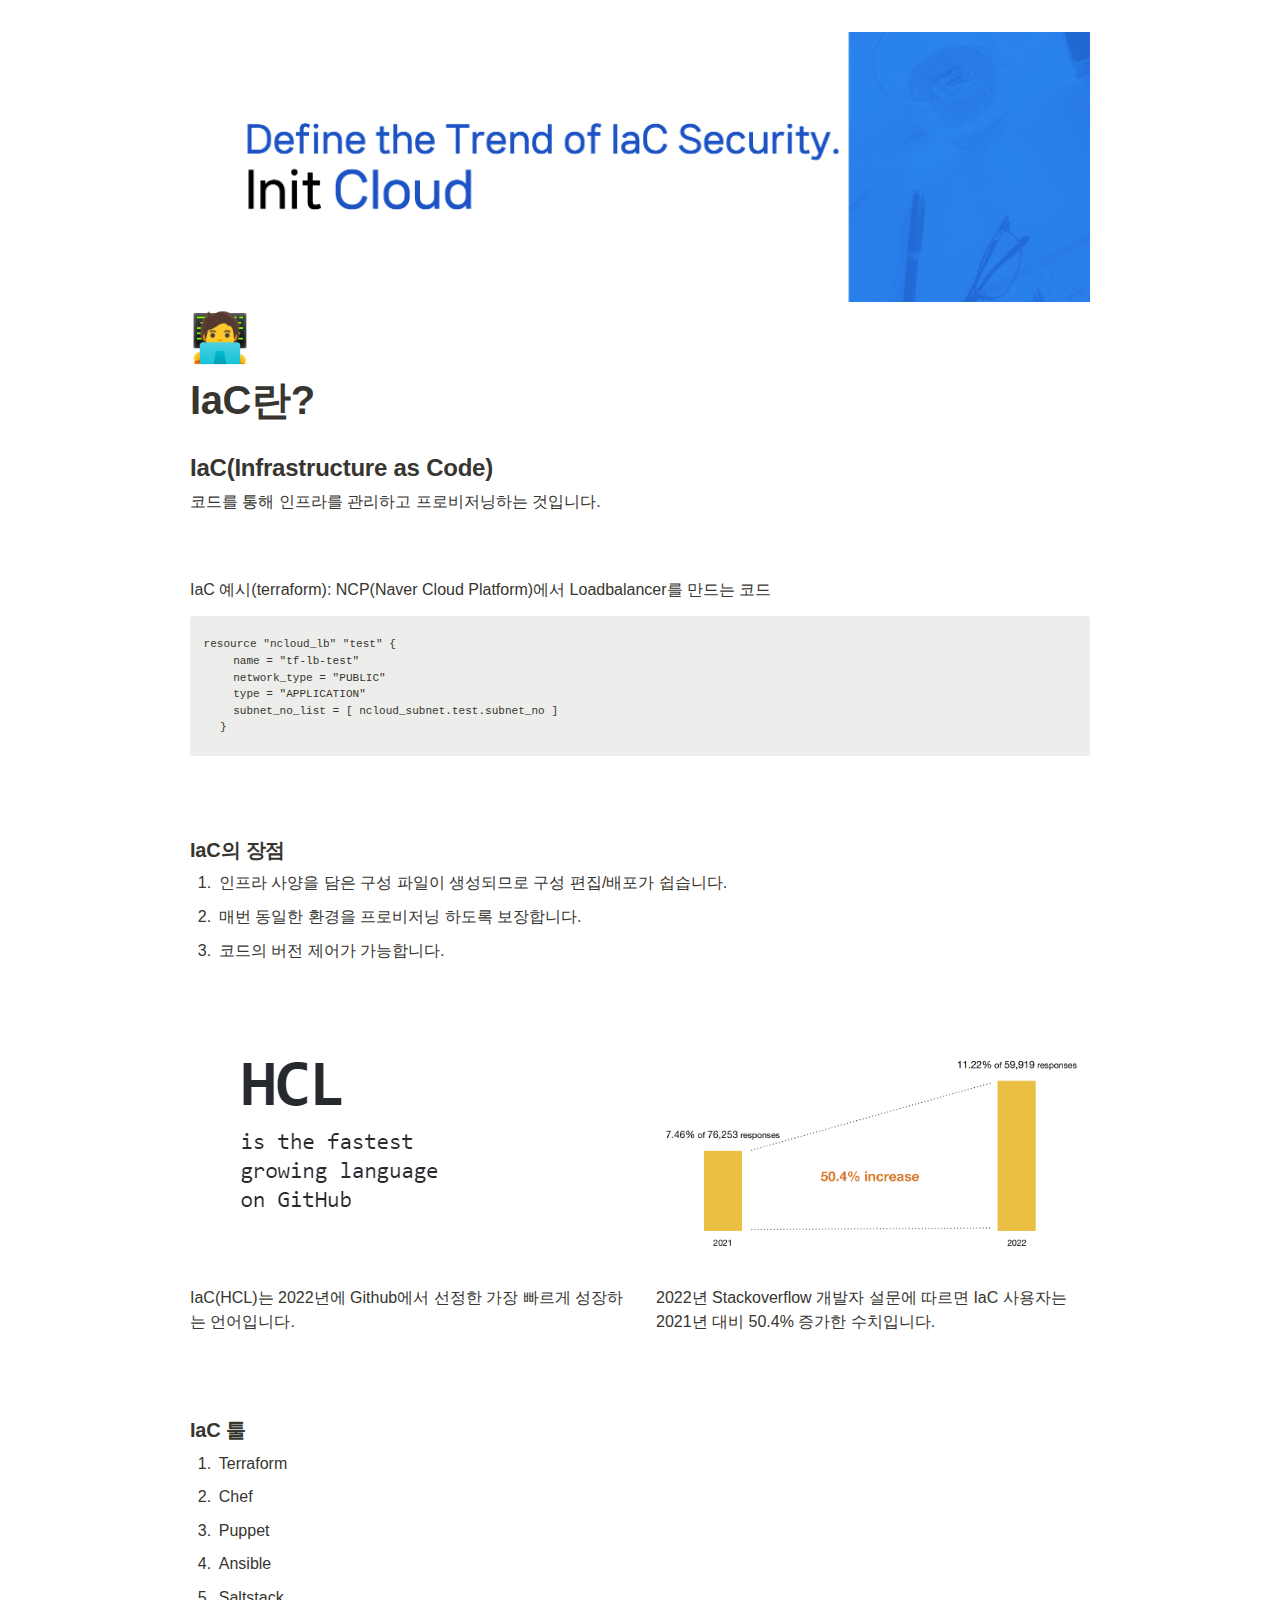
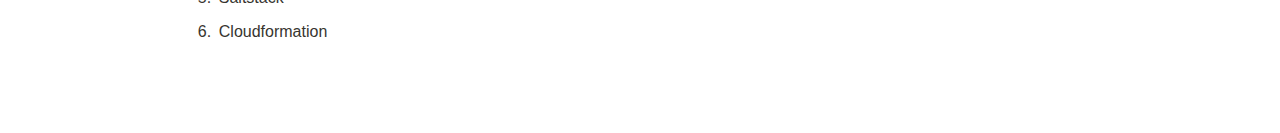
<file: introduce/iac.html>
<html><head><meta http-equiv="Content-Type" content="text/html; charset=utf-8"/><title>IaC란?</title><meta content="https://www.initcloud.works/introduce/static/landing.png" property="og:image"/><style>
	/* cspell:disable-file */
	/* webkit printing magic: print all background colors */
	html {
		-webkit-print-color-adjust: exact;
	}
	* {
		box-sizing: border-box;
		-webkit-print-color-adjust: exact;
	}
	
	html,
	body {
		margin: 0;
		padding: 0;
	}
	@media only screen {
		body {
			margin: 2em auto;
			max-width: 900px;
			color: rgb(55, 53, 47);
		}
	}
	
	body {
		line-height: 1.5;
		white-space: pre-wrap;
	}
	
	a,
	a.visited {
		color: inherit;
		text-decoration: underline;
	}
	
	.pdf-relative-link-path {
		font-size: 80%;
		color: #444;
	}
	
	h1,
	h2,
	h3 {
		letter-spacing: -0.01em;
		line-height: 1.2;
		font-weight: 600;
		margin-bottom: 0;
	}
	
	.page-title {
		font-size: 2.5rem;
		font-weight: 700;
		margin-top: 0;
		margin-bottom: 0.75em;
	}
	
	h1 {
		font-size: 1.875rem;
		margin-top: 1.875rem;
	}
	
	h2 {
		font-size: 1.5rem;
		margin-top: 1.5rem;
	}
	
	h3 {
		font-size: 1.25rem;
		margin-top: 1.25rem;
	}
	
	.source {
		border: 1px solid #ddd;
		border-radius: 3px;
		padding: 1.5em;
		word-break: break-all;
	}
	
	.callout {
		border-radius: 3px;
		padding: 1rem;
	}
	
	figure {
		margin: 1.25em 0;
		page-break-inside: avoid;
	}
	
	figcaption {
		opacity: 0.5;
		font-size: 85%;
		margin-top: 0.5em;
	}
	
	mark {
		background-color: transparent;
	}
	
	.indented {
		padding-left: 1.5em;
	}
	
	hr {
		background: transparent;
		display: block;
		width: 100%;
		height: 1px;
		visibility: visible;
		border: none;
		border-bottom: 1px solid rgba(55, 53, 47, 0.09);
	}
	
	img {
		max-width: 100%;
	}
	
	@media only print {
		img {
			max-height: 100vh;
			object-fit: contain;
		}
	}
	
	@page {
		margin: 1in;
	}
	
	.collection-content {
		font-size: 0.875rem;
	}
	
	.column-list {
		display: flex;
		justify-content: space-between;
	}
	
	.column {
		padding: 0 1em;
	}
	
	.column:first-child {
		padding-left: 0;
	}
	
	.column:last-child {
		padding-right: 0;
	}
	
	.table_of_contents-item {
		display: block;
		font-size: 0.875rem;
		line-height: 1.3;
		padding: 0.125rem;
	}
	
	.table_of_contents-indent-1 {
		margin-left: 1.5rem;
	}
	
	.table_of_contents-indent-2 {
		margin-left: 3rem;
	}
	
	.table_of_contents-indent-3 {
		margin-left: 4.5rem;
	}
	
	.table_of_contents-link {
		text-decoration: none;
		opacity: 0.7;
		border-bottom: 1px solid rgba(55, 53, 47, 0.18);
	}
	
	table,
	th,
	td {
		border: 1px solid rgba(55, 53, 47, 0.09);
		border-collapse: collapse;
	}
	
	table {
		border-left: none;
		border-right: none;
	}
	
	th,
	td {
		font-weight: normal;
		padding: 0.25em 0.5em;
		line-height: 1.5;
		min-height: 1.5em;
		text-align: left;
	}
	
	th {
		color: rgba(55, 53, 47, 0.6);
	}
	
	ol,
	ul {
		margin: 0;
		margin-block-start: 0.6em;
		margin-block-end: 0.6em;
	}
	
	li > ol:first-child,
	li > ul:first-child {
		margin-block-start: 0.6em;
	}
	
	ul > li {
		list-style: disc;
	}
	
	ul.to-do-list {
		text-indent: -1.7em;
	}
	
	ul.to-do-list > li {
		list-style: none;
	}
	
	.to-do-children-checked {
		text-decoration: line-through;
		opacity: 0.375;
	}
	
	ul.toggle > li {
		list-style: none;
	}
	
	ul {
		padding-inline-start: 1.7em;
	}
	
	ul > li {
		padding-left: 0.1em;
	}
	
	ol {
		padding-inline-start: 1.6em;
	}
	
	ol > li {
		padding-left: 0.2em;
	}
	
	.mono ol {
		padding-inline-start: 2em;
	}
	
	.mono ol > li {
		text-indent: -0.4em;
	}
	
	.toggle {
		padding-inline-start: 0em;
		list-style-type: none;
	}
	
	/* Indent toggle children */
	.toggle > li > details {
		padding-left: 1.7em;
	}
	
	.toggle > li > details > summary {
		margin-left: -1.1em;
	}
	
	.selected-value {
		display: inline-block;
		padding: 0 0.5em;
		background: rgba(206, 205, 202, 0.5);
		border-radius: 3px;
		margin-right: 0.5em;
		margin-top: 0.3em;
		margin-bottom: 0.3em;
		white-space: nowrap;
	}
	
	.collection-title {
		display: inline-block;
		margin-right: 1em;
	}
	
	.simple-table {
		margin-top: 1em;
		font-size: 0.875rem;
		empty-cells: show;
	}
	.simple-table td {
		height: 29px;
		min-width: 120px;
	}
	
	.simple-table th {
		height: 29px;
		min-width: 120px;
	}
	
	.simple-table-header-color {
		background: rgb(247, 246, 243);
		color: black;
	}
	.simple-table-header {
		font-weight: 500;
	}
	
	time {
		opacity: 0.5;
	}
	
	.icon {
		display: inline-block;
		max-width: 1.2em;
		max-height: 1.2em;
		text-decoration: none;
		vertical-align: text-bottom;
		margin-right: 0.5em;
	}
	
	img.icon {
		border-radius: 3px;
	}
	
	.user-icon {
		width: 1.5em;
		height: 1.5em;
		border-radius: 100%;
		margin-right: 0.5rem;
	}
	
	.user-icon-inner {
		font-size: 0.8em;
	}
	
	.text-icon {
		border: 1px solid #000;
		text-align: center;
	}
	
	.page-cover-image {
		display: block;
		object-fit: cover;
		width: 100%;
		max-height: 30vh;
	}
	
	.page-header-icon {
		font-size: 3rem;
		margin-bottom: 1rem;
	}
	
	.page-header-icon-with-cover {
		margin-top: -0.72em;
		margin-left: 0.07em;
	}
	
	.page-header-icon img {
		border-radius: 3px;
	}
	
	.link-to-page {
		margin: 1em 0;
		padding: 0;
		border: none;
		font-weight: 500;
	}
	
	p > .user {
		opacity: 0.5;
	}
	
	td > .user,
	td > time {
		white-space: nowrap;
	}
	
	input[type="checkbox"] {
		transform: scale(1.5);
		margin-right: 0.6em;
		vertical-align: middle;
	}
	
	p {
		margin-top: 0.5em;
		margin-bottom: 0.5em;
	}
	
	.image {
		border: none;
		margin: 1.5em 0;
		padding: 0;
		border-radius: 0;
		text-align: center;
	}
	
	.code,
	code {
		background: rgba(135, 131, 120, 0.15);
		border-radius: 3px;
		padding: 0.2em 0.4em;
		border-radius: 3px;
		font-size: 85%;
		tab-size: 2;
	}
	
	code {
		color: #eb5757;
	}
	
	.code {
		padding: 1.5em 1em;
	}
	
	.code-wrap {
		white-space: pre-wrap;
		word-break: break-all;
	}
	
	.code > code {
		background: none;
		padding: 0;
		font-size: 100%;
		color: inherit;
	}
	
	blockquote {
		font-size: 1.25em;
		margin: 1em 0;
		padding-left: 1em;
		border-left: 3px solid rgb(55, 53, 47);
	}
	
	.bookmark {
		text-decoration: none;
		max-height: 8em;
		padding: 0;
		display: flex;
		width: 100%;
		align-items: stretch;
	}
	
	.bookmark-title {
		font-size: 0.85em;
		overflow: hidden;
		text-overflow: ellipsis;
		height: 1.75em;
		white-space: nowrap;
	}
	
	.bookmark-text {
		display: flex;
		flex-direction: column;
	}
	
	.bookmark-info {
		flex: 4 1 180px;
		padding: 12px 14px 14px;
		display: flex;
		flex-direction: column;
		justify-content: space-between;
	}
	
	.bookmark-image {
		width: 33%;
		flex: 1 1 180px;
		display: block;
		position: relative;
		object-fit: cover;
		border-radius: 1px;
	}
	
	.bookmark-description {
		color: rgba(55, 53, 47, 0.6);
		font-size: 0.75em;
		overflow: hidden;
		max-height: 4.5em;
		word-break: break-word;
	}
	
	.bookmark-href {
		font-size: 0.75em;
		margin-top: 0.25em;
	}
	
	.sans { font-family: ui-sans-serif, -apple-system, BlinkMacSystemFont, "Segoe UI", Helvetica, "Apple Color Emoji", Arial, sans-serif, "Segoe UI Emoji", "Segoe UI Symbol"; }
	.code { font-family: "SFMono-Regular", Menlo, Consolas, "PT Mono", "Liberation Mono", Courier, monospace; }
	.serif { font-family: Lyon-Text, Georgia, ui-serif, serif; }
	.mono { font-family: iawriter-mono, Nitti, Menlo, Courier, monospace; }
	.pdf .sans { font-family: Inter, ui-sans-serif, -apple-system, BlinkMacSystemFont, "Segoe UI", Helvetica, "Apple Color Emoji", Arial, sans-serif, "Segoe UI Emoji", "Segoe UI Symbol", 'Twemoji', 'Noto Color Emoji', 'Noto Sans CJK JP'; }
	.pdf:lang(zh-CN) .sans { font-family: Inter, ui-sans-serif, -apple-system, BlinkMacSystemFont, "Segoe UI", Helvetica, "Apple Color Emoji", Arial, sans-serif, "Segoe UI Emoji", "Segoe UI Symbol", 'Twemoji', 'Noto Color Emoji', 'Noto Sans CJK SC'; }
	.pdf:lang(zh-TW) .sans { font-family: Inter, ui-sans-serif, -apple-system, BlinkMacSystemFont, "Segoe UI", Helvetica, "Apple Color Emoji", Arial, sans-serif, "Segoe UI Emoji", "Segoe UI Symbol", 'Twemoji', 'Noto Color Emoji', 'Noto Sans CJK TC'; }
	.pdf:lang(ko-KR) .sans { font-family: Inter, ui-sans-serif, -apple-system, BlinkMacSystemFont, "Segoe UI", Helvetica, "Apple Color Emoji", Arial, sans-serif, "Segoe UI Emoji", "Segoe UI Symbol", 'Twemoji', 'Noto Color Emoji', 'Noto Sans CJK KR'; }
	.pdf .code { font-family: Source Code Pro, "SFMono-Regular", Menlo, Consolas, "PT Mono", "Liberation Mono", Courier, monospace, 'Twemoji', 'Noto Color Emoji', 'Noto Sans Mono CJK JP'; }
	.pdf:lang(zh-CN) .code { font-family: Source Code Pro, "SFMono-Regular", Menlo, Consolas, "PT Mono", "Liberation Mono", Courier, monospace, 'Twemoji', 'Noto Color Emoji', 'Noto Sans Mono CJK SC'; }
	.pdf:lang(zh-TW) .code { font-family: Source Code Pro, "SFMono-Regular", Menlo, Consolas, "PT Mono", "Liberation Mono", Courier, monospace, 'Twemoji', 'Noto Color Emoji', 'Noto Sans Mono CJK TC'; }
	.pdf:lang(ko-KR) .code { font-family: Source Code Pro, "SFMono-Regular", Menlo, Consolas, "PT Mono", "Liberation Mono", Courier, monospace, 'Twemoji', 'Noto Color Emoji', 'Noto Sans Mono CJK KR'; }
	.pdf .serif { font-family: PT Serif, Lyon-Text, Georgia, ui-serif, serif, 'Twemoji', 'Noto Color Emoji', 'Noto Serif CJK JP'; }
	.pdf:lang(zh-CN) .serif { font-family: PT Serif, Lyon-Text, Georgia, ui-serif, serif, 'Twemoji', 'Noto Color Emoji', 'Noto Serif CJK SC'; }
	.pdf:lang(zh-TW) .serif { font-family: PT Serif, Lyon-Text, Georgia, ui-serif, serif, 'Twemoji', 'Noto Color Emoji', 'Noto Serif CJK TC'; }
	.pdf:lang(ko-KR) .serif { font-family: PT Serif, Lyon-Text, Georgia, ui-serif, serif, 'Twemoji', 'Noto Color Emoji', 'Noto Serif CJK KR'; }
	.pdf .mono { font-family: PT Mono, iawriter-mono, Nitti, Menlo, Courier, monospace, 'Twemoji', 'Noto Color Emoji', 'Noto Sans Mono CJK JP'; }
	.pdf:lang(zh-CN) .mono { font-family: PT Mono, iawriter-mono, Nitti, Menlo, Courier, monospace, 'Twemoji', 'Noto Color Emoji', 'Noto Sans Mono CJK SC'; }
	.pdf:lang(zh-TW) .mono { font-family: PT Mono, iawriter-mono, Nitti, Menlo, Courier, monospace, 'Twemoji', 'Noto Color Emoji', 'Noto Sans Mono CJK TC'; }
	.pdf:lang(ko-KR) .mono { font-family: PT Mono, iawriter-mono, Nitti, Menlo, Courier, monospace, 'Twemoji', 'Noto Color Emoji', 'Noto Sans Mono CJK KR'; }
	.highlight-default {
		color: rgba(55, 53, 47, 1);
	}
	.highlight-gray {
		color: rgba(120, 119, 116, 1);
		fill: rgba(120, 119, 116, 1);
	}
	.highlight-brown {
		color: rgba(159, 107, 83, 1);
		fill: rgba(159, 107, 83, 1);
	}
	.highlight-orange {
		color: rgba(217, 115, 13, 1);
		fill: rgba(217, 115, 13, 1);
	}
	.highlight-yellow {
		color: rgba(203, 145, 47, 1);
		fill: rgba(203, 145, 47, 1);
	}
	.highlight-teal {
		color: rgba(68, 131, 97, 1);
		fill: rgba(68, 131, 97, 1);
	}
	.highlight-blue {
		color: rgba(51, 126, 169, 1);
		fill: rgba(51, 126, 169, 1);
	}
	.highlight-purple {
		color: rgba(144, 101, 176, 1);
		fill: rgba(144, 101, 176, 1);
	}
	.highlight-pink {
		color: rgba(193, 76, 138, 1);
		fill: rgba(193, 76, 138, 1);
	}
	.highlight-red {
		color: rgba(212, 76, 71, 1);
		fill: rgba(212, 76, 71, 1);
	}
	.highlight-gray_background {
		background: rgba(241, 241, 239, 1);
	}
	.highlight-brown_background {
		background: rgba(244, 238, 238, 1);
	}
	.highlight-orange_background {
		background: rgba(251, 236, 221, 1);
	}
	.highlight-yellow_background {
		background: rgba(251, 243, 219, 1);
	}
	.highlight-teal_background {
		background: rgba(237, 243, 236, 1);
	}
	.highlight-blue_background {
		background: rgba(231, 243, 248, 1);
	}
	.highlight-purple_background {
		background: rgba(244, 240, 247, 0.8);
	}
	.highlight-pink_background {
		background: rgba(249, 238, 243, 0.8);
	}
	.highlight-red_background {
		background: rgba(253, 235, 236, 1);
	}
	.block-color-default {
		color: inherit;
		fill: inherit;
	}
	.block-color-gray {
		color: rgba(120, 119, 116, 1);
		fill: rgba(120, 119, 116, 1);
	}
	.block-color-brown {
		color: rgba(159, 107, 83, 1);
		fill: rgba(159, 107, 83, 1);
	}
	.block-color-orange {
		color: rgba(217, 115, 13, 1);
		fill: rgba(217, 115, 13, 1);
	}
	.block-color-yellow {
		color: rgba(203, 145, 47, 1);
		fill: rgba(203, 145, 47, 1);
	}
	.block-color-teal {
		color: rgba(68, 131, 97, 1);
		fill: rgba(68, 131, 97, 1);
	}
	.block-color-blue {
		color: rgba(51, 126, 169, 1);
		fill: rgba(51, 126, 169, 1);
	}
	.block-color-purple {
		color: rgba(144, 101, 176, 1);
		fill: rgba(144, 101, 176, 1);
	}
	.block-color-pink {
		color: rgba(193, 76, 138, 1);
		fill: rgba(193, 76, 138, 1);
	}
	.block-color-red {
		color: rgba(212, 76, 71, 1);
		fill: rgba(212, 76, 71, 1);
	}
	.block-color-gray_background {
		background: rgba(241, 241, 239, 1);
	}
	.block-color-brown_background {
		background: rgba(244, 238, 238, 1);
	}
	.block-color-orange_background {
		background: rgba(251, 236, 221, 1);
	}
	.block-color-yellow_background {
		background: rgba(251, 243, 219, 1);
	}
	.block-color-teal_background {
		background: rgba(237, 243, 236, 1);
	}
	.block-color-blue_background {
		background: rgba(231, 243, 248, 1);
	}
	.block-color-purple_background {
		background: rgba(244, 240, 247, 0.8);
	}
	.block-color-pink_background {
		background: rgba(249, 238, 243, 0.8);
	}
	.block-color-red_background {
		background: rgba(253, 235, 236, 1);
	}
	.select-value-color-pink { background-color: rgba(245, 224, 233, 1); }
	.select-value-color-purple { background-color: rgba(232, 222, 238, 1); }
	.select-value-color-green { background-color: rgba(219, 237, 219, 1); }
	.select-value-color-gray { background-color: rgba(227, 226, 224, 1); }
	.select-value-color-opaquegray { background-color: rgba(255, 255, 255, 0.0375); }
	.select-value-color-orange { background-color: rgba(250, 222, 201, 1); }
	.select-value-color-brown { background-color: rgba(238, 224, 218, 1); }
	.select-value-color-red { background-color: rgba(255, 226, 221, 1); }
	.select-value-color-yellow { background-color: rgba(253, 236, 200, 1); }
	.select-value-color-blue { background-color: rgba(211, 229, 239, 1); }
	
	.checkbox {
		display: inline-flex;
		vertical-align: text-bottom;
		width: 16;
		height: 16;
		background-size: 16px;
		margin-left: 2px;
		margin-right: 5px;
	}
	
	.checkbox-on {
		background-image: url("data:image/svg+xml;charset=UTF-8,%3Csvg%20width%3D%2216%22%20height%3D%2216%22%20viewBox%3D%220%200%2016%2016%22%20fill%3D%22none%22%20xmlns%3D%22http%3A%2F%2Fwww.w3.org%2F2000%2Fsvg%22%3E%0A%3Crect%20width%3D%2216%22%20height%3D%2216%22%20fill%3D%22%2358A9D7%22%2F%3E%0A%3Cpath%20d%3D%22M6.71429%2012.2852L14%204.9995L12.7143%203.71436L6.71429%209.71378L3.28571%206.2831L2%207.57092L6.71429%2012.2852Z%22%20fill%3D%22white%22%2F%3E%0A%3C%2Fsvg%3E");
	}
	
	.checkbox-off {
		background-image: url("data:image/svg+xml;charset=UTF-8,%3Csvg%20width%3D%2216%22%20height%3D%2216%22%20viewBox%3D%220%200%2016%2016%22%20fill%3D%22none%22%20xmlns%3D%22http%3A%2F%2Fwww.w3.org%2F2000%2Fsvg%22%3E%0A%3Crect%20x%3D%220.75%22%20y%3D%220.75%22%20width%3D%2214.5%22%20height%3D%2214.5%22%20fill%3D%22white%22%20stroke%3D%22%2336352F%22%20stroke-width%3D%221.5%22%2F%3E%0A%3C%2Fsvg%3E");
	}
		
	</style></head><body><article id="17e2a479-3dd1-40d5-8c77-fb36dd5b46c2" class="page sans"><header><img class="page-cover-image" src="static/landing.png" style="object-position:center 50%"/><div class="page-header-icon undefined"><span class="icon">🧑‍💻</span></div><h1 class="page-title">IaC란?</h1></header><div class="page-body"><h2 id="3383dcb4-0640-49cc-8bf9-71c51b6ca111" class="">IaC(Infrastructure as Code)</h2><p id="10966ce2-42f4-4f9b-92c3-318109bcd3b3" class="">코드를 통해 인프라를 관리하고 프로비저닝하는 것입니다.</p><p id="36d3ab75-1524-44a8-a3fa-6bdcda531b5d" class="">
	</p><p id="1ab39199-fc8f-47ea-afdc-0abf083f814f" class="">IaC 예시(terraform): NCP(Naver Cloud Platform)에서 Loadbalancer를 만드는 코드</p><pre id="014b8b71-2184-4565-96eb-58b2fcab9377" class="code"><code>resource &quot;ncloud_lb&quot; &quot;test&quot; {
	  name = &quot;tf-lb-test&quot;
	  network_type = &quot;PUBLIC&quot;
	  type = &quot;APPLICATION&quot;
	  subnet_no_list = [ ncloud_subnet.test.subnet_no ]
	}</code></pre><p id="2613e8ab-8dea-45b4-8245-37116154caf5" class="">
	</p><h3 id="a47dbfd8-b7b7-4146-8bcb-72d26f32e128" class="">IaC의 장점</h3><ol type="1" id="014ca5a4-120b-47d3-8bad-6ec7430c8db8" class="numbered-list" start="1"><li>인프라 사양을 담은 구성 파일이 생성되므로 구성 편집/배포가 쉽습니다.</li></ol><ol type="1" id="167b25b7-21ba-4572-8e33-74d44eef5808" class="numbered-list" start="2"><li>매번 동일한 환경을 프로비저닝 하도록 보장합니다.</li></ol><ol type="1" id="7e3b665f-735e-4a63-8102-a1c2fd864018" class="numbered-list" start="3"><li>코드의 버전 제어가 가능합니다.</li></ol><p id="25ec2162-2702-4a69-8b18-98c73ca55dba" class="">
	</p><div id="8225a8e6-53fd-45b9-bad5-e88085442dee" class="column-list"><div id="94f512a0-7a04-4597-bb81-3a8a19f808de" style="width:50%" class="column"><figure id="7dc54a97-7ab3-4dd0-9a87-dd79b9d8189d" class="image"><a href="static/resource_iac/Untitled.png"><img style="width:398px" src="static/resource_iac/Untitled.png"/></a></figure></div><div id="ef61709a-c2a9-4e56-a710-a4d781ac3b74" style="width:50%" class="column"><figure id="8ccc693a-a8d4-43d4-8da7-f54b988aa765" class="image"><a href="static/resource_iac/Untitled%201.png"><img style="width:1161px" src="static/resource_iac/Untitled%201.png"/></a></figure></div></div><div id="323c0c59-8ef4-411a-b1a2-d3aaf57cefef" class="column-list"><div id="2bef5161-b756-41f6-b0fc-caf262c34d1d" style="width:50%" class="column"><p id="ec3b04a1-7482-41d0-b322-ded027d0abf3" class="">IaC(HCL)는 2022년에 Github에서 선정한 가장 빠르게 성장하는 언어입니다.</p><p id="402fd646-8898-40eb-8fcb-0422ad7a9495" class="">
	</p></div><div id="54774075-4992-4d99-ae80-0f2892e7be3a" style="width:50%" class="column"><p id="cc8aa59a-3594-4338-82fa-14b8f936cde5" class="">2022년 Stackoverflow 개발자 설문에 따르면 IaC 사용자는 2021년 대비 50.4% 증가한 수치입니다.</p><p id="b51a7212-5427-4f87-a2a1-a001c846e1a8" class="">
	</p></div></div><h3 id="5842e27e-f49b-49b7-9ec1-62931c478c51" class="">IaC 툴</h3><ol type="1" id="41717c61-8b79-4cc1-b9f0-812488441af9" class="numbered-list" start="1"><li>Terraform</li></ol><ol type="1" id="c358a0f4-7a3f-4e4f-9fe2-df55beed98d4" class="numbered-list" start="2"><li>Chef</li></ol><ol type="1" id="7ee40e93-1cbb-4d2e-aeb5-841a3a56e52c" class="numbered-list" start="3"><li>Puppet</li></ol><ol type="1" id="1bb7279e-1389-4c30-bb74-3461e572abee" class="numbered-list" start="4"><li>Ansible</li></ol><ol type="1" id="5cef5604-e22c-4042-b4e8-145e35e6cb58" class="numbered-list" start="5"><li>Saltstack</li></ol><ol type="1" id="d329ddcf-6e36-44b1-b681-fe2086f8e657" class="numbered-list" start="6"><li>Cloudformation</li></ol><p id="8b790d99-e492-4617-818d-3ec165650aa2" class="">
	</p></div></article></body></html>
</file>
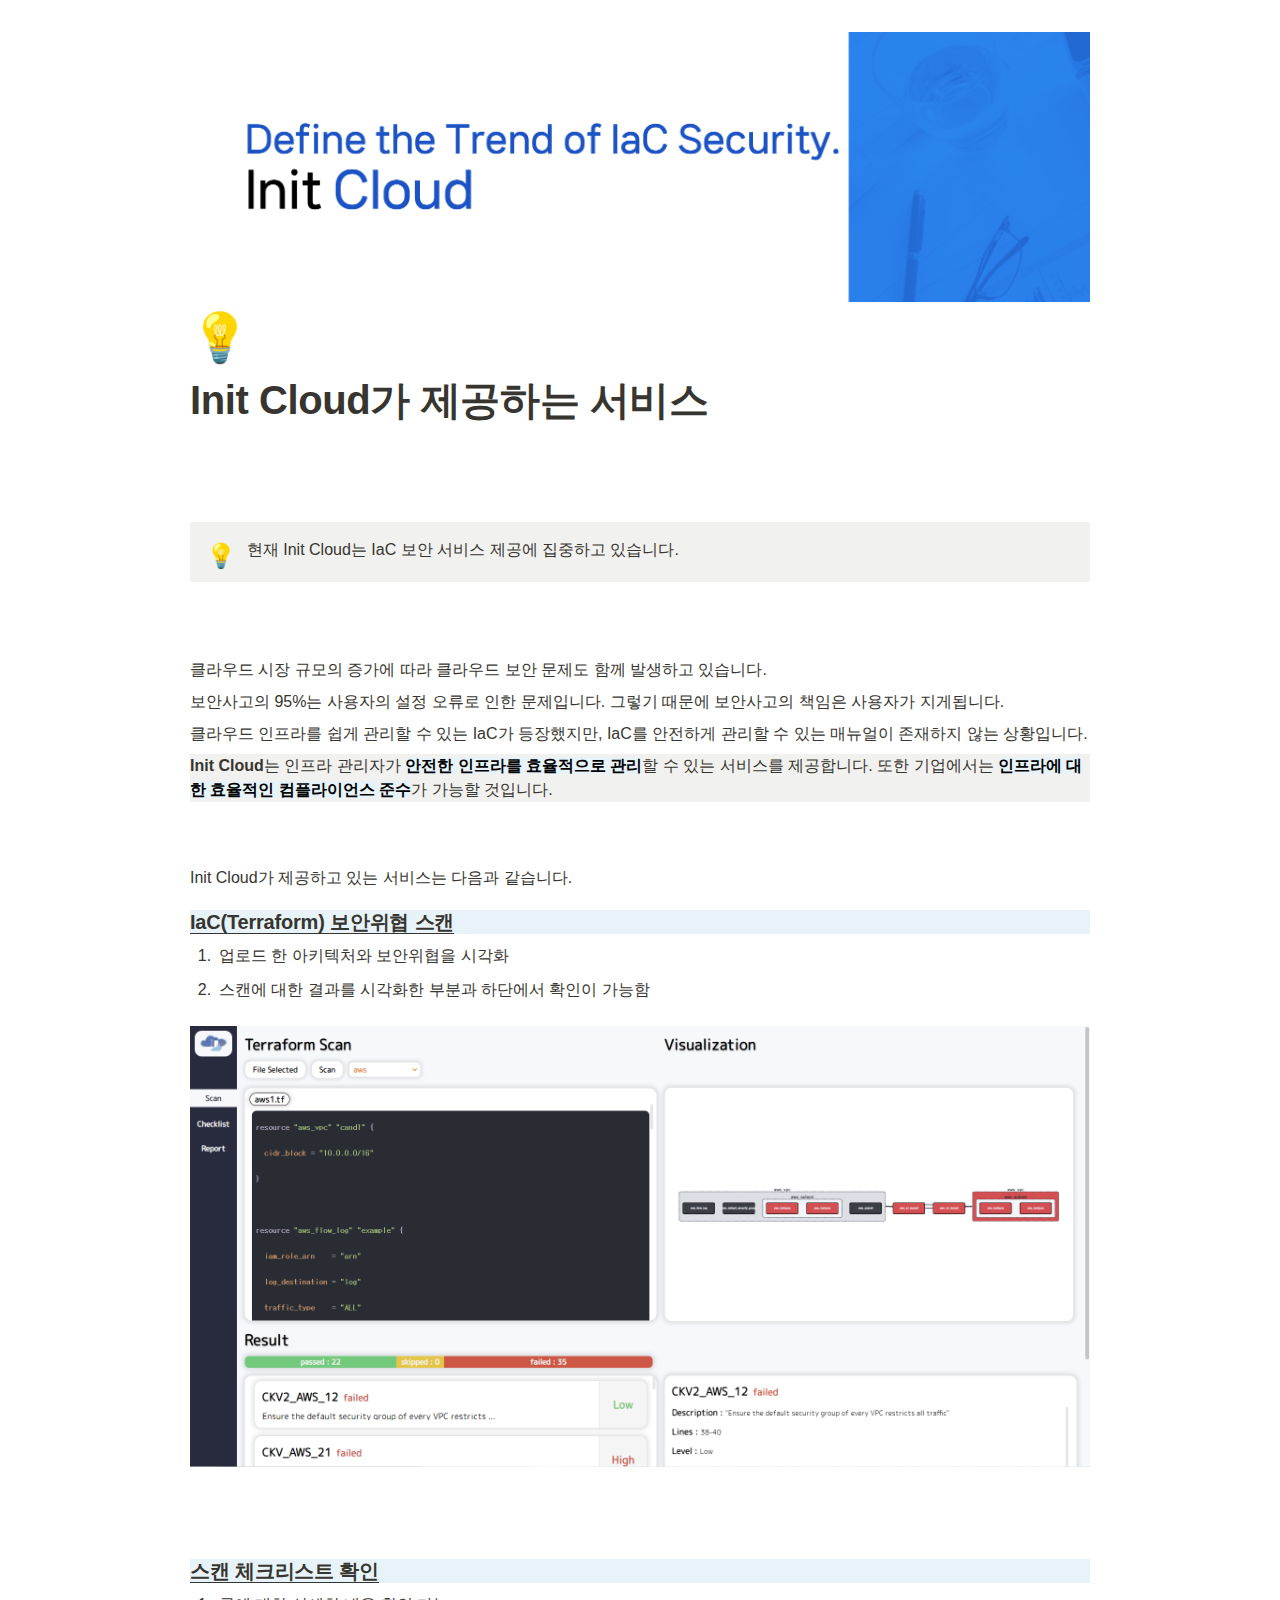
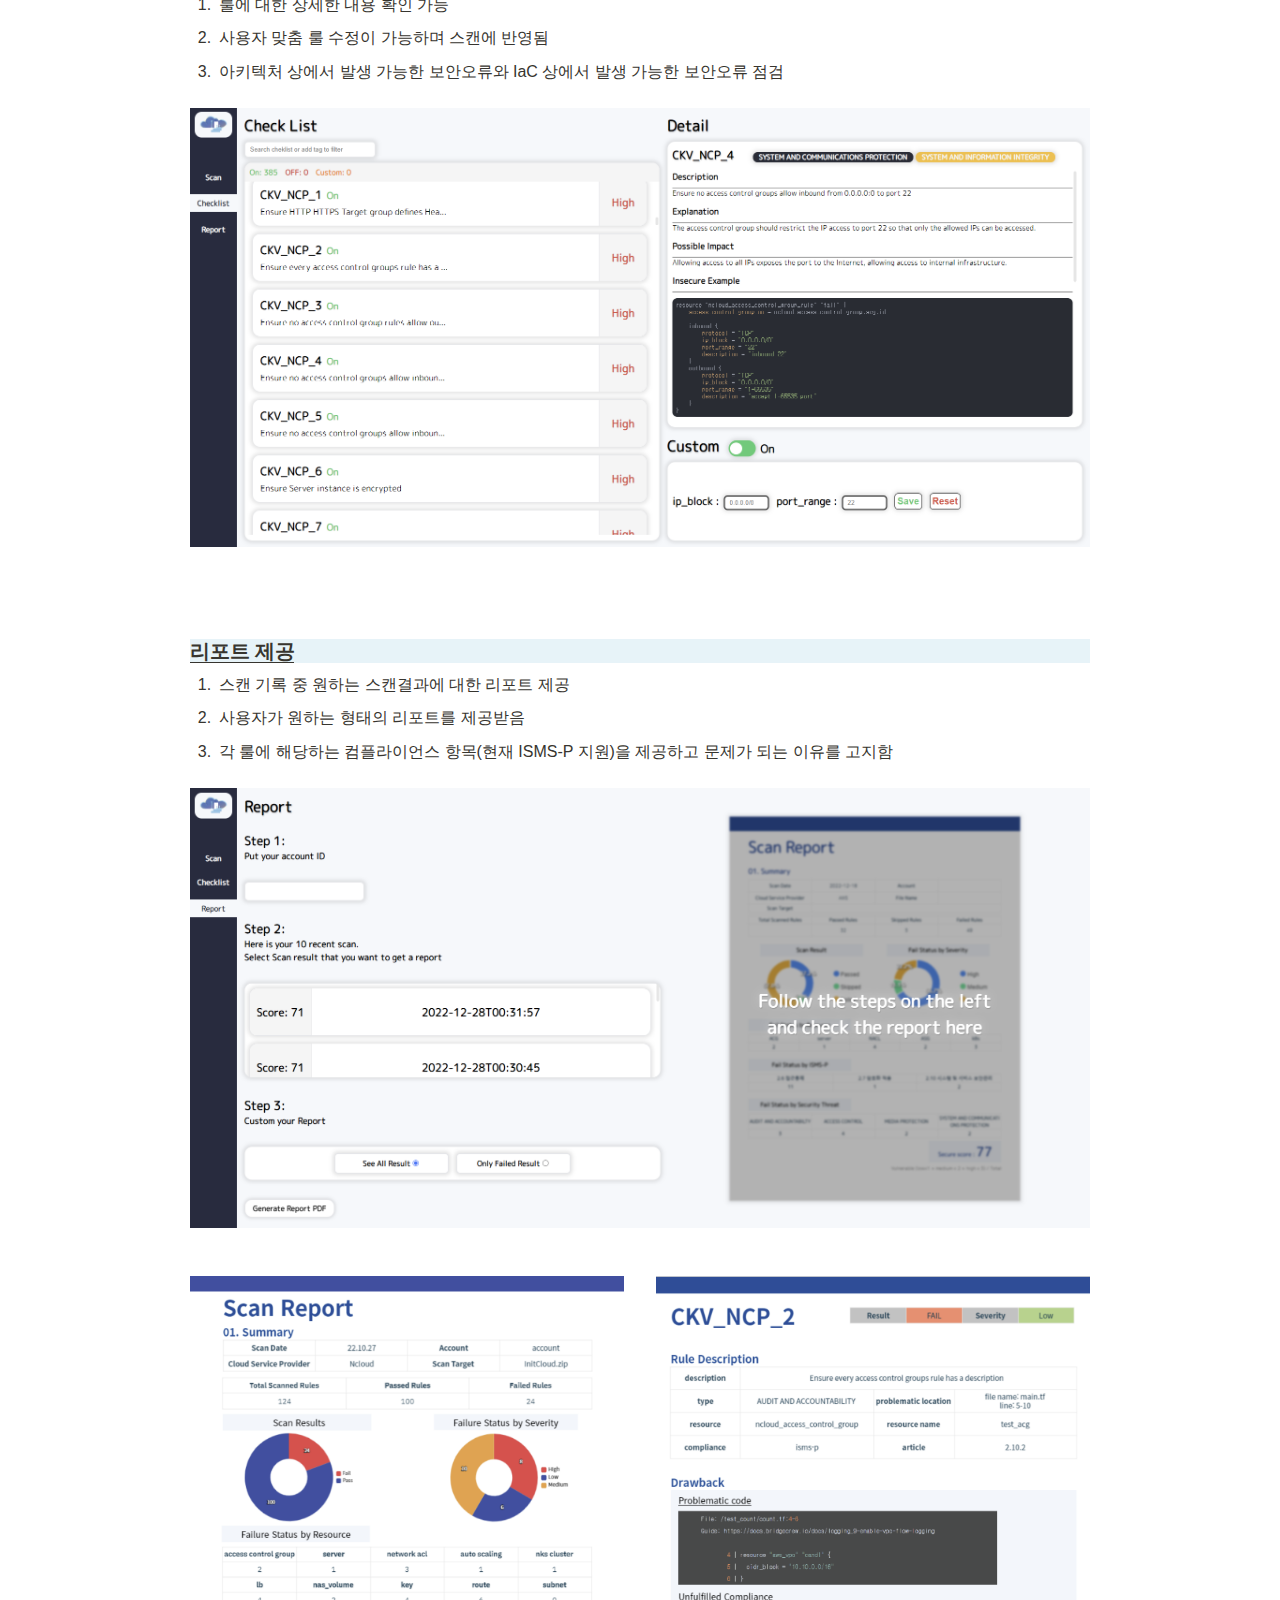
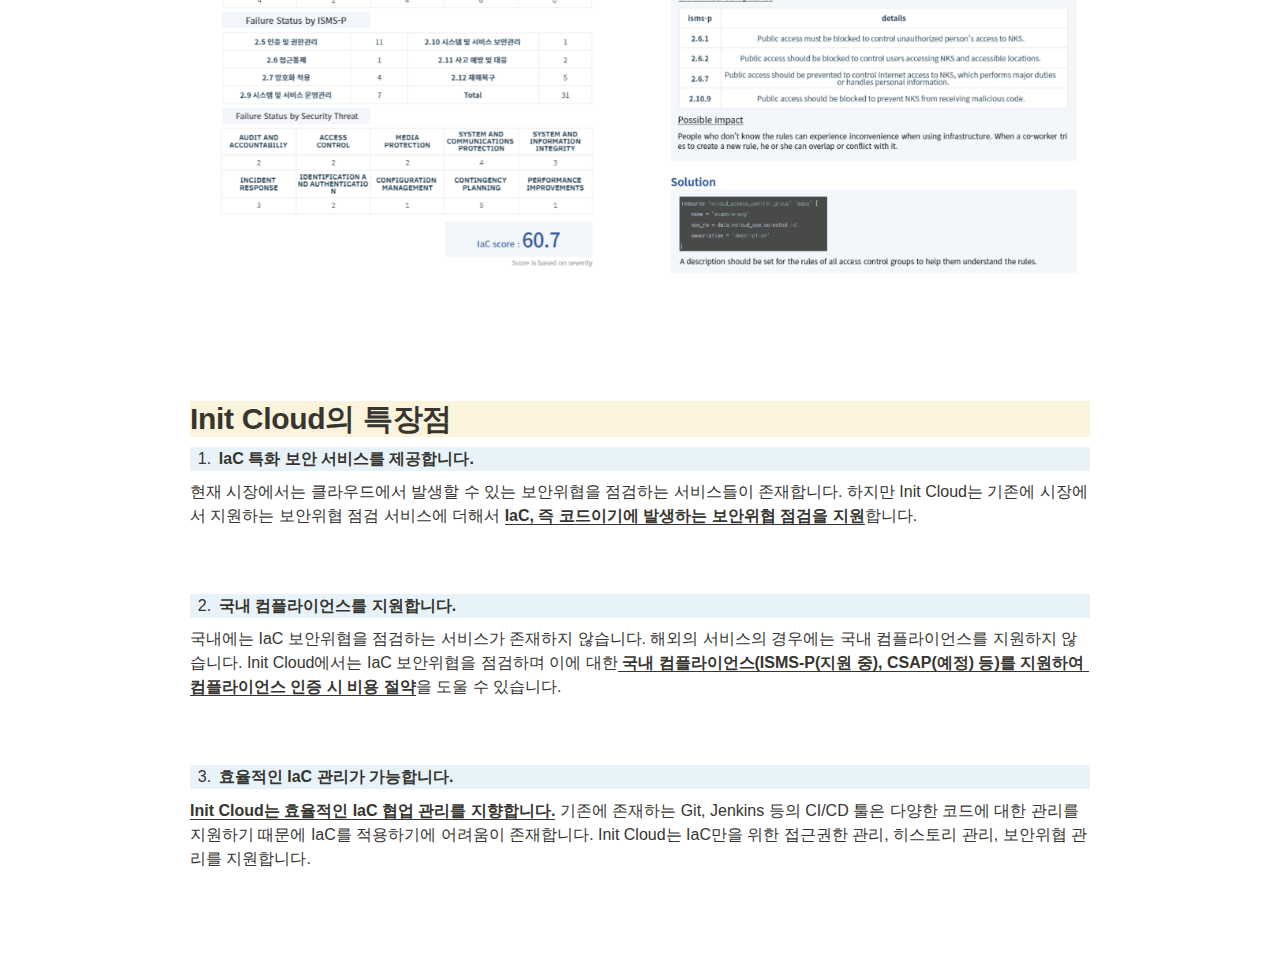
<file: introduce/initcloud_service.html>
<html><head><meta http-equiv="Content-Type" content="text/html; charset=utf-8"/><title>Init Cloud가 제공하는 서비스</title><meta content="https://www.initcloud.works/introduce/static/landing.png" property="og:image"/><style>
	/* cspell:disable-file */
	/* webkit printing magic: print all background colors */
	html {
		-webkit-print-color-adjust: exact;
	}
	* {
		box-sizing: border-box;
		-webkit-print-color-adjust: exact;
	}
	
	html,
	body {
		margin: 0;
		padding: 0;
	}
	@media only screen {
		body {
			margin: 2em auto;
			max-width: 900px;
			color: rgb(55, 53, 47);
		}
	}
	
	body {
		line-height: 1.5;
		white-space: pre-wrap;
	}
	
	a,
	a.visited {
		color: inherit;
		text-decoration: underline;
	}
	
	.pdf-relative-link-path {
		font-size: 80%;
		color: #444;
	}
	
	h1,
	h2,
	h3 {
		letter-spacing: -0.01em;
		line-height: 1.2;
		font-weight: 600;
		margin-bottom: 0;
	}
	
	.page-title {
		font-size: 2.5rem;
		font-weight: 700;
		margin-top: 0;
		margin-bottom: 0.75em;
	}
	
	h1 {
		font-size: 1.875rem;
		margin-top: 1.875rem;
	}
	
	h2 {
		font-size: 1.5rem;
		margin-top: 1.5rem;
	}
	
	h3 {
		font-size: 1.25rem;
		margin-top: 1.25rem;
	}
	
	.source {
		border: 1px solid #ddd;
		border-radius: 3px;
		padding: 1.5em;
		word-break: break-all;
	}
	
	.callout {
		border-radius: 3px;
		padding: 1rem;
	}
	
	figure {
		margin: 1.25em 0;
		page-break-inside: avoid;
	}
	
	figcaption {
		opacity: 0.5;
		font-size: 85%;
		margin-top: 0.5em;
	}
	
	mark {
		background-color: transparent;
	}
	
	.indented {
		padding-left: 1.5em;
	}
	
	hr {
		background: transparent;
		display: block;
		width: 100%;
		height: 1px;
		visibility: visible;
		border: none;
		border-bottom: 1px solid rgba(55, 53, 47, 0.09);
	}
	
	img {
		max-width: 100%;
	}
	
	@media only print {
		img {
			max-height: 100vh;
			object-fit: contain;
		}
	}
	
	@page {
		margin: 1in;
	}
	
	.collection-content {
		font-size: 0.875rem;
	}
	
	.column-list {
		display: flex;
		justify-content: space-between;
	}
	
	.column {
		padding: 0 1em;
	}
	
	.column:first-child {
		padding-left: 0;
	}
	
	.column:last-child {
		padding-right: 0;
	}
	
	.table_of_contents-item {
		display: block;
		font-size: 0.875rem;
		line-height: 1.3;
		padding: 0.125rem;
	}
	
	.table_of_contents-indent-1 {
		margin-left: 1.5rem;
	}
	
	.table_of_contents-indent-2 {
		margin-left: 3rem;
	}
	
	.table_of_contents-indent-3 {
		margin-left: 4.5rem;
	}
	
	.table_of_contents-link {
		text-decoration: none;
		opacity: 0.7;
		border-bottom: 1px solid rgba(55, 53, 47, 0.18);
	}
	
	table,
	th,
	td {
		border: 1px solid rgba(55, 53, 47, 0.09);
		border-collapse: collapse;
	}
	
	table {
		border-left: none;
		border-right: none;
	}
	
	th,
	td {
		font-weight: normal;
		padding: 0.25em 0.5em;
		line-height: 1.5;
		min-height: 1.5em;
		text-align: left;
	}
	
	th {
		color: rgba(55, 53, 47, 0.6);
	}
	
	ol,
	ul {
		margin: 0;
		margin-block-start: 0.6em;
		margin-block-end: 0.6em;
	}
	
	li > ol:first-child,
	li > ul:first-child {
		margin-block-start: 0.6em;
	}
	
	ul > li {
		list-style: disc;
	}
	
	ul.to-do-list {
		text-indent: -1.7em;
	}
	
	ul.to-do-list > li {
		list-style: none;
	}
	
	.to-do-children-checked {
		text-decoration: line-through;
		opacity: 0.375;
	}
	
	ul.toggle > li {
		list-style: none;
	}
	
	ul {
		padding-inline-start: 1.7em;
	}
	
	ul > li {
		padding-left: 0.1em;
	}
	
	ol {
		padding-inline-start: 1.6em;
	}
	
	ol > li {
		padding-left: 0.2em;
	}
	
	.mono ol {
		padding-inline-start: 2em;
	}
	
	.mono ol > li {
		text-indent: -0.4em;
	}
	
	.toggle {
		padding-inline-start: 0em;
		list-style-type: none;
	}
	
	/* Indent toggle children */
	.toggle > li > details {
		padding-left: 1.7em;
	}
	
	.toggle > li > details > summary {
		margin-left: -1.1em;
	}
	
	.selected-value {
		display: inline-block;
		padding: 0 0.5em;
		background: rgba(206, 205, 202, 0.5);
		border-radius: 3px;
		margin-right: 0.5em;
		margin-top: 0.3em;
		margin-bottom: 0.3em;
		white-space: nowrap;
	}
	
	.collection-title {
		display: inline-block;
		margin-right: 1em;
	}
	
	.simple-table {
		margin-top: 1em;
		font-size: 0.875rem;
		empty-cells: show;
	}
	.simple-table td {
		height: 29px;
		min-width: 120px;
	}
	
	.simple-table th {
		height: 29px;
		min-width: 120px;
	}
	
	.simple-table-header-color {
		background: rgb(247, 246, 243);
		color: black;
	}
	.simple-table-header {
		font-weight: 500;
	}
	
	time {
		opacity: 0.5;
	}
	
	.icon {
		display: inline-block;
		max-width: 1.2em;
		max-height: 1.2em;
		text-decoration: none;
		vertical-align: text-bottom;
		margin-right: 0.5em;
	}
	
	img.icon {
		border-radius: 3px;
	}
	
	.user-icon {
		width: 1.5em;
		height: 1.5em;
		border-radius: 100%;
		margin-right: 0.5rem;
	}
	
	.user-icon-inner {
		font-size: 0.8em;
	}
	
	.text-icon {
		border: 1px solid #000;
		text-align: center;
	}
	
	.page-cover-image {
		display: block;
		object-fit: cover;
		width: 100%;
		max-height: 30vh;
	}
	
	.page-header-icon {
		font-size: 3rem;
		margin-bottom: 1rem;
	}
	
	.page-header-icon-with-cover {
		margin-top: -0.72em;
		margin-left: 0.07em;
	}
	
	.page-header-icon img {
		border-radius: 3px;
	}
	
	.link-to-page {
		margin: 1em 0;
		padding: 0;
		border: none;
		font-weight: 500;
	}
	
	p > .user {
		opacity: 0.5;
	}
	
	td > .user,
	td > time {
		white-space: nowrap;
	}
	
	input[type="checkbox"] {
		transform: scale(1.5);
		margin-right: 0.6em;
		vertical-align: middle;
	}
	
	p {
		margin-top: 0.5em;
		margin-bottom: 0.5em;
	}
	
	.image {
		border: none;
		margin: 1.5em 0;
		padding: 0;
		border-radius: 0;
		text-align: center;
	}
	
	.code,
	code {
		background: rgba(135, 131, 120, 0.15);
		border-radius: 3px;
		padding: 0.2em 0.4em;
		border-radius: 3px;
		font-size: 85%;
		tab-size: 2;
	}
	
	code {
		color: #eb5757;
	}
	
	.code {
		padding: 1.5em 1em;
	}
	
	.code-wrap {
		white-space: pre-wrap;
		word-break: break-all;
	}
	
	.code > code {
		background: none;
		padding: 0;
		font-size: 100%;
		color: inherit;
	}
	
	blockquote {
		font-size: 1.25em;
		margin: 1em 0;
		padding-left: 1em;
		border-left: 3px solid rgb(55, 53, 47);
	}
	
	.bookmark {
		text-decoration: none;
		max-height: 8em;
		padding: 0;
		display: flex;
		width: 100%;
		align-items: stretch;
	}
	
	.bookmark-title {
		font-size: 0.85em;
		overflow: hidden;
		text-overflow: ellipsis;
		height: 1.75em;
		white-space: nowrap;
	}
	
	.bookmark-text {
		display: flex;
		flex-direction: column;
	}
	
	.bookmark-info {
		flex: 4 1 180px;
		padding: 12px 14px 14px;
		display: flex;
		flex-direction: column;
		justify-content: space-between;
	}
	
	.bookmark-image {
		width: 33%;
		flex: 1 1 180px;
		display: block;
		position: relative;
		object-fit: cover;
		border-radius: 1px;
	}
	
	.bookmark-description {
		color: rgba(55, 53, 47, 0.6);
		font-size: 0.75em;
		overflow: hidden;
		max-height: 4.5em;
		word-break: break-word;
	}
	
	.bookmark-href {
		font-size: 0.75em;
		margin-top: 0.25em;
	}
	
	.sans { font-family: ui-sans-serif, -apple-system, BlinkMacSystemFont, "Segoe UI", Helvetica, "Apple Color Emoji", Arial, sans-serif, "Segoe UI Emoji", "Segoe UI Symbol"; }
	.code { font-family: "SFMono-Regular", Menlo, Consolas, "PT Mono", "Liberation Mono", Courier, monospace; }
	.serif { font-family: Lyon-Text, Georgia, ui-serif, serif; }
	.mono { font-family: iawriter-mono, Nitti, Menlo, Courier, monospace; }
	.pdf .sans { font-family: Inter, ui-sans-serif, -apple-system, BlinkMacSystemFont, "Segoe UI", Helvetica, "Apple Color Emoji", Arial, sans-serif, "Segoe UI Emoji", "Segoe UI Symbol", 'Twemoji', 'Noto Color Emoji', 'Noto Sans CJK JP'; }
	.pdf:lang(zh-CN) .sans { font-family: Inter, ui-sans-serif, -apple-system, BlinkMacSystemFont, "Segoe UI", Helvetica, "Apple Color Emoji", Arial, sans-serif, "Segoe UI Emoji", "Segoe UI Symbol", 'Twemoji', 'Noto Color Emoji', 'Noto Sans CJK SC'; }
	.pdf:lang(zh-TW) .sans { font-family: Inter, ui-sans-serif, -apple-system, BlinkMacSystemFont, "Segoe UI", Helvetica, "Apple Color Emoji", Arial, sans-serif, "Segoe UI Emoji", "Segoe UI Symbol", 'Twemoji', 'Noto Color Emoji', 'Noto Sans CJK TC'; }
	.pdf:lang(ko-KR) .sans { font-family: Inter, ui-sans-serif, -apple-system, BlinkMacSystemFont, "Segoe UI", Helvetica, "Apple Color Emoji", Arial, sans-serif, "Segoe UI Emoji", "Segoe UI Symbol", 'Twemoji', 'Noto Color Emoji', 'Noto Sans CJK KR'; }
	.pdf .code { font-family: Source Code Pro, "SFMono-Regular", Menlo, Consolas, "PT Mono", "Liberation Mono", Courier, monospace, 'Twemoji', 'Noto Color Emoji', 'Noto Sans Mono CJK JP'; }
	.pdf:lang(zh-CN) .code { font-family: Source Code Pro, "SFMono-Regular", Menlo, Consolas, "PT Mono", "Liberation Mono", Courier, monospace, 'Twemoji', 'Noto Color Emoji', 'Noto Sans Mono CJK SC'; }
	.pdf:lang(zh-TW) .code { font-family: Source Code Pro, "SFMono-Regular", Menlo, Consolas, "PT Mono", "Liberation Mono", Courier, monospace, 'Twemoji', 'Noto Color Emoji', 'Noto Sans Mono CJK TC'; }
	.pdf:lang(ko-KR) .code { font-family: Source Code Pro, "SFMono-Regular", Menlo, Consolas, "PT Mono", "Liberation Mono", Courier, monospace, 'Twemoji', 'Noto Color Emoji', 'Noto Sans Mono CJK KR'; }
	.pdf .serif { font-family: PT Serif, Lyon-Text, Georgia, ui-serif, serif, 'Twemoji', 'Noto Color Emoji', 'Noto Serif CJK JP'; }
	.pdf:lang(zh-CN) .serif { font-family: PT Serif, Lyon-Text, Georgia, ui-serif, serif, 'Twemoji', 'Noto Color Emoji', 'Noto Serif CJK SC'; }
	.pdf:lang(zh-TW) .serif { font-family: PT Serif, Lyon-Text, Georgia, ui-serif, serif, 'Twemoji', 'Noto Color Emoji', 'Noto Serif CJK TC'; }
	.pdf:lang(ko-KR) .serif { font-family: PT Serif, Lyon-Text, Georgia, ui-serif, serif, 'Twemoji', 'Noto Color Emoji', 'Noto Serif CJK KR'; }
	.pdf .mono { font-family: PT Mono, iawriter-mono, Nitti, Menlo, Courier, monospace, 'Twemoji', 'Noto Color Emoji', 'Noto Sans Mono CJK JP'; }
	.pdf:lang(zh-CN) .mono { font-family: PT Mono, iawriter-mono, Nitti, Menlo, Courier, monospace, 'Twemoji', 'Noto Color Emoji', 'Noto Sans Mono CJK SC'; }
	.pdf:lang(zh-TW) .mono { font-family: PT Mono, iawriter-mono, Nitti, Menlo, Courier, monospace, 'Twemoji', 'Noto Color Emoji', 'Noto Sans Mono CJK TC'; }
	.pdf:lang(ko-KR) .mono { font-family: PT Mono, iawriter-mono, Nitti, Menlo, Courier, monospace, 'Twemoji', 'Noto Color Emoji', 'Noto Sans Mono CJK KR'; }
	.highlight-default {
		color: rgba(55, 53, 47, 1);
	}
	.highlight-gray {
		color: rgba(120, 119, 116, 1);
		fill: rgba(120, 119, 116, 1);
	}
	.highlight-brown {
		color: rgba(159, 107, 83, 1);
		fill: rgba(159, 107, 83, 1);
	}
	.highlight-orange {
		color: rgba(217, 115, 13, 1);
		fill: rgba(217, 115, 13, 1);
	}
	.highlight-yellow {
		color: rgba(203, 145, 47, 1);
		fill: rgba(203, 145, 47, 1);
	}
	.highlight-teal {
		color: rgba(68, 131, 97, 1);
		fill: rgba(68, 131, 97, 1);
	}
	.highlight-blue {
		color: rgba(51, 126, 169, 1);
		fill: rgba(51, 126, 169, 1);
	}
	.highlight-purple {
		color: rgba(144, 101, 176, 1);
		fill: rgba(144, 101, 176, 1);
	}
	.highlight-pink {
		color: rgba(193, 76, 138, 1);
		fill: rgba(193, 76, 138, 1);
	}
	.highlight-red {
		color: rgba(212, 76, 71, 1);
		fill: rgba(212, 76, 71, 1);
	}
	.highlight-gray_background {
		background: rgba(241, 241, 239, 1);
	}
	.highlight-brown_background {
		background: rgba(244, 238, 238, 1);
	}
	.highlight-orange_background {
		background: rgba(251, 236, 221, 1);
	}
	.highlight-yellow_background {
		background: rgba(251, 243, 219, 1);
	}
	.highlight-teal_background {
		background: rgba(237, 243, 236, 1);
	}
	.highlight-blue_background {
		background: rgba(231, 243, 248, 1);
	}
	.highlight-purple_background {
		background: rgba(244, 240, 247, 0.8);
	}
	.highlight-pink_background {
		background: rgba(249, 238, 243, 0.8);
	}
	.highlight-red_background {
		background: rgba(253, 235, 236, 1);
	}
	.block-color-default {
		color: inherit;
		fill: inherit;
	}
	.block-color-gray {
		color: rgba(120, 119, 116, 1);
		fill: rgba(120, 119, 116, 1);
	}
	.block-color-brown {
		color: rgba(159, 107, 83, 1);
		fill: rgba(159, 107, 83, 1);
	}
	.block-color-orange {
		color: rgba(217, 115, 13, 1);
		fill: rgba(217, 115, 13, 1);
	}
	.block-color-yellow {
		color: rgba(203, 145, 47, 1);
		fill: rgba(203, 145, 47, 1);
	}
	.block-color-teal {
		color: rgba(68, 131, 97, 1);
		fill: rgba(68, 131, 97, 1);
	}
	.block-color-blue {
		color: rgba(51, 126, 169, 1);
		fill: rgba(51, 126, 169, 1);
	}
	.block-color-purple {
		color: rgba(144, 101, 176, 1);
		fill: rgba(144, 101, 176, 1);
	}
	.block-color-pink {
		color: rgba(193, 76, 138, 1);
		fill: rgba(193, 76, 138, 1);
	}
	.block-color-red {
		color: rgba(212, 76, 71, 1);
		fill: rgba(212, 76, 71, 1);
	}
	.block-color-gray_background {
		background: rgba(241, 241, 239, 1);
	}
	.block-color-brown_background {
		background: rgba(244, 238, 238, 1);
	}
	.block-color-orange_background {
		background: rgba(251, 236, 221, 1);
	}
	.block-color-yellow_background {
		background: rgba(251, 243, 219, 1);
	}
	.block-color-teal_background {
		background: rgba(237, 243, 236, 1);
	}
	.block-color-blue_background {
		background: rgba(231, 243, 248, 1);
	}
	.block-color-purple_background {
		background: rgba(244, 240, 247, 0.8);
	}
	.block-color-pink_background {
		background: rgba(249, 238, 243, 0.8);
	}
	.block-color-red_background {
		background: rgba(253, 235, 236, 1);
	}
	.select-value-color-pink { background-color: rgba(245, 224, 233, 1); }
	.select-value-color-purple { background-color: rgba(232, 222, 238, 1); }
	.select-value-color-green { background-color: rgba(219, 237, 219, 1); }
	.select-value-color-gray { background-color: rgba(227, 226, 224, 1); }
	.select-value-color-opaquegray { background-color: rgba(255, 255, 255, 0.0375); }
	.select-value-color-orange { background-color: rgba(250, 222, 201, 1); }
	.select-value-color-brown { background-color: rgba(238, 224, 218, 1); }
	.select-value-color-red { background-color: rgba(255, 226, 221, 1); }
	.select-value-color-yellow { background-color: rgba(253, 236, 200, 1); }
	.select-value-color-blue { background-color: rgba(211, 229, 239, 1); }
	
	.checkbox {
		display: inline-flex;
		vertical-align: text-bottom;
		width: 16;
		height: 16;
		background-size: 16px;
		margin-left: 2px;
		margin-right: 5px;
	}
	
	.checkbox-on {
		background-image: url("data:image/svg+xml;charset=UTF-8,%3Csvg%20width%3D%2216%22%20height%3D%2216%22%20viewBox%3D%220%200%2016%2016%22%20fill%3D%22none%22%20xmlns%3D%22http%3A%2F%2Fwww.w3.org%2F2000%2Fsvg%22%3E%0A%3Crect%20width%3D%2216%22%20height%3D%2216%22%20fill%3D%22%2358A9D7%22%2F%3E%0A%3Cpath%20d%3D%22M6.71429%2012.2852L14%204.9995L12.7143%203.71436L6.71429%209.71378L3.28571%206.2831L2%207.57092L6.71429%2012.2852Z%22%20fill%3D%22white%22%2F%3E%0A%3C%2Fsvg%3E");
	}
	
	.checkbox-off {
		background-image: url("data:image/svg+xml;charset=UTF-8,%3Csvg%20width%3D%2216%22%20height%3D%2216%22%20viewBox%3D%220%200%2016%2016%22%20fill%3D%22none%22%20xmlns%3D%22http%3A%2F%2Fwww.w3.org%2F2000%2Fsvg%22%3E%0A%3Crect%20x%3D%220.75%22%20y%3D%220.75%22%20width%3D%2214.5%22%20height%3D%2214.5%22%20fill%3D%22white%22%20stroke%3D%22%2336352F%22%20stroke-width%3D%221.5%22%2F%3E%0A%3C%2Fsvg%3E");
	}
		
	</style></head><body><article id="c9f58481-b5a1-43fe-85c6-18f56fdb1d3f" class="page sans"><header><img class="page-cover-image" src="static/landing.png" style="object-position:center 50%"/><div class="page-header-icon undefined"><span class="icon">💡</span></div><h1 class="page-title">Init Cloud가 제공하는 서비스</h1></header><div class="page-body"><p id="166096bd-f69c-4594-b0ba-d72c27988ef0" class="">
	</p><figure class="block-color-gray_background callout" style="white-space:pre-wrap;display:flex" id="abd63d48-fc29-4930-8fee-6d3d796a5ac7"><div style="font-size:1.5em"><span class="icon">💡</span></div><div style="width:100%">현재 Init Cloud는 IaC 보안 서비스 제공에 집중하고 있습니다.</div></figure><p id="b2527efc-7186-455c-a92c-0d87f4732930" class="">
	</p><p id="29d0c912-d0bf-4fc0-8624-e774110169a8" class="">클라우드 시장 규모의 증가에 따라 클라우드 보안 문제도 함께 발생하고 있습니다. </p><p id="075265c9-fb23-4a2d-9bb1-a0e2614ca5ca" class="">보안사고의 95%는 사용자의 설정 오류로 인한 문제입니다. 그렇기 때문에 보안사고의 책임은 사용자가 지게됩니다. </p><p id="18607ccd-26ac-4218-ba25-9431a5083338" class="">클라우드 인프라를 쉽게 관리할 수 있는 IaC가 등장했지만, IaC를 안전하게 관리할 수 있는 매뉴얼이 존재하지 않는 상황입니다.</p><p id="a11847b2-7bf0-465a-9920-8ce528d86f73" class="block-color-gray_background"><strong>Init Cloud</strong>는 인프라 관리자가 <strong><mark class="highlight-blue_background">안전한 인프라를 효율적으로 관리</mark></strong>할 수 있는 서비스를 제공합니다. 또한 기업에서는 <strong><mark class="highlight-blue_background">인프라에 대한 효율적인 컴플라이언스 준수</mark></strong>가 가능할 것입니다.</p><p id="5e7b9674-9658-4bd1-b175-43192564e008" class="">
	</p><p id="19a57c29-f03c-4c96-affd-f5d668b53af0" class="">Init Cloud가 제공하고 있는 서비스는 다음과 같습니다.</p><h3 id="56a6a3cd-f68c-45ec-b320-898e5fb2d998" class="block-color-blue_background"><span style="border-bottom:0.05em solid"><strong>IaC(Terraform) 보안위협 스캔</strong></span></h3><ol type="1" id="1c2978c6-4df0-4ea6-bc01-428a2037c496" class="numbered-list" start="1"><li>업로드 한 아키텍처와 보안위협을 시각화</li></ol><ol type="1" id="084341fc-0b18-48c0-889d-c3d898066fa6" class="numbered-list" start="2"><li>스캔에 대한 결과를 시각화한 부분과 하단에서 확인이 가능함</li></ol><figure id="864ae21e-5897-4aa8-af20-8535441563cf" class="image"><a href="static/resource_service/Untitled.png"><img style="width:1920px" src="static/resource_service/Untitled.png"/></a></figure><p id="10b8ebde-2654-48d6-9600-a8b0b1f97476" class="">
	</p><h3 id="e0c27dda-4fbd-47ef-8627-a1b342022611" class="block-color-blue_background"><span style="border-bottom:0.05em solid"><strong>스캔 체크리스트 확인</strong></span></h3><ol type="1" id="2b58d709-eacc-48ba-9c03-3f7c59cb09f8" class="numbered-list" start="1"><li>룰에 대한 상세한 내용 확인 가능</li></ol><ol type="1" id="14550463-c8b1-473d-a7e7-53f554155b6f" class="numbered-list" start="2"><li>사용자 맞춤 룰 수정이 가능하며 스캔에 반영됨</li></ol><ol type="1" id="7fe8deb1-9d43-41a0-9fdf-8e5fc5360050" class="numbered-list" start="3"><li>아키텍처 상에서 발생 가능한 보안오류와 IaC 상에서 발생 가능한 보안오류 점검</li></ol><figure id="12fb4779-faef-4fdc-b48b-cfed1128ec50" class="image"><a href="static/resource_service/Untitled%201.png"><img style="width:1920px" src="static/resource_service/Untitled%201.png"/></a></figure><p id="37ab37c0-48fe-43d1-aef6-df5e67b19be7" class="">
	</p><h3 id="5db9c9fb-cae9-4d1a-ad89-c9fedfa7eb24" class="block-color-blue_background"><span style="border-bottom:0.05em solid"><strong>리포트 제공</strong></span></h3><ol type="1" id="96eed775-6165-488b-9bcd-f206cb3024e8" class="numbered-list" start="1"><li>스캔 기록 중 원하는 스캔결과에 대한 리포트 제공</li></ol><ol type="1" id="b0e1c4b7-e79a-44ce-9669-3b302e646349" class="numbered-list" start="2"><li>사용자가 원하는 형태의 리포트를 제공받음</li></ol><ol type="1" id="6b4accf6-63d8-4d7a-b77d-a938d2653603" class="numbered-list" start="3"><li>각 룰에 해당하는 컴플라이언스 항목(현재 ISMS-P 지원)을 제공하고 문제가 되는 이유를 고지함</li></ol><figure id="cadcd774-6dce-4ba6-8361-3749f7adfdc5" class="image"><a href="static/resource_service/Untitled%202.png"><img style="width:1920px" src="static/resource_service/Untitled%202.png"/></a></figure><div id="d606f862-05c1-46e7-8eac-05ad15992e37" class="column-list"><div id="b8fe69c9-0def-4b09-8ef6-b3cd656b0c44" style="width:50%" class="column"><figure id="497c4c9e-da23-4fce-bf9f-719f6b260975" class="image"><a href="static/resource_service/Untitled%203.png"><img style="width:1102px" src="static/resource_service/Untitled%203.png"/></a></figure></div><div id="65a91630-d0e4-4712-a4c1-c5d6bcd6b96e" style="width:50%" class="column"><figure id="95ae7cdb-518f-4adb-8373-6cae36f8b333" class="image"><a href="static/resource_service/Untitled%204.png"><img style="width:1099px" src="static/resource_service/Untitled%204.png"/></a></figure></div></div><p id="e8e0a09d-c973-4e65-9106-b2ef96b478c1" class="">
	</p><h1 id="3e95b292-32a7-4155-8d2e-a77bfb9dc44f" class="block-color-yellow_background">Init Cloud의 특장점</h1><ol type="1" id="1e058db1-c36e-48ba-a2cc-5e8d7d910795" class="block-color-blue_background numbered-list" start="1"><li><strong>IaC 특화 보안 서비스를 제공합니다.</strong></li></ol><p id="963cbcaa-6f59-40eb-81f2-a10f00906ffa" class="">현재 시장에서는 클라우드에서 발생할 수 있는 보안위협을 점검하는 서비스들이 존재합니다. 하지만 Init Cloud는 기존에 시장에서 지원하는 보안위협 점검 서비스에 더해서 <span style="border-bottom:0.05em solid"><strong>IaC, 즉 코드이기에 발생하는 보안위협 점검을 지원</strong></span>합니다.</p><p id="c14e3113-9b81-417c-a844-3ddf75708c42" class="">
	</p><ol type="1" id="9432dc23-b222-4846-ae0d-f991b3632c27" class="block-color-blue_background numbered-list" start="2"><li><strong>국내 컴플라이언스를 지원합니다.</strong></li></ol><p id="796830c4-1418-4fe9-a5a2-91e7928b16d2" class="">국내에는 IaC 보안위협을 점검하는 서비스가 존재하지 않습니다. 해외의 서비스의 경우에는 국내 컴플라이언스를 지원하지 않습니다. Init Cloud에서는 IaC 보안위협을 점검하며 이에 대한<span style="border-bottom:0.05em solid"><strong> 국내 컴플라이언스(ISMS-P(지원 중), CSAP(예정) 등)를 지원하여 컴플라이언스 인증 시 비용 절약</strong></span>을 도울 수 있습니다.</p><p id="2252c81a-6337-4ed6-8ffb-ed9051f04fe3" class="">
	</p><ol type="1" id="85acf1fb-cfb6-4a79-96e5-e6dd69ab313c" class="block-color-blue_background numbered-list" start="3"><li><strong>효율적인 IaC 관리가 가능합니다.</strong></li></ol><p id="afa8ed44-f8e6-4e4d-9c6b-a6a4b1874c49" class=""><span style="border-bottom:0.05em solid"><strong>Init Cloud는 효율적인 IaC 협업 관리를 지향합니다.</strong></span> 기존에 존재하는 Git, Jenkins 등의 CI/CD 툴은 다양한 코드에 대한 관리를 지원하기 때문에 IaC를 적용하기에 어려움이 존재합니다. Init Cloud는 IaC만을 위한 접근권한 관리, 히스토리 관리, 보안위협 관리를 지원합니다.</p><p id="2fc4b333-c2da-4f14-a95f-5ac89df529f9" class="">
	</p></div></article></body></html>
</file>
